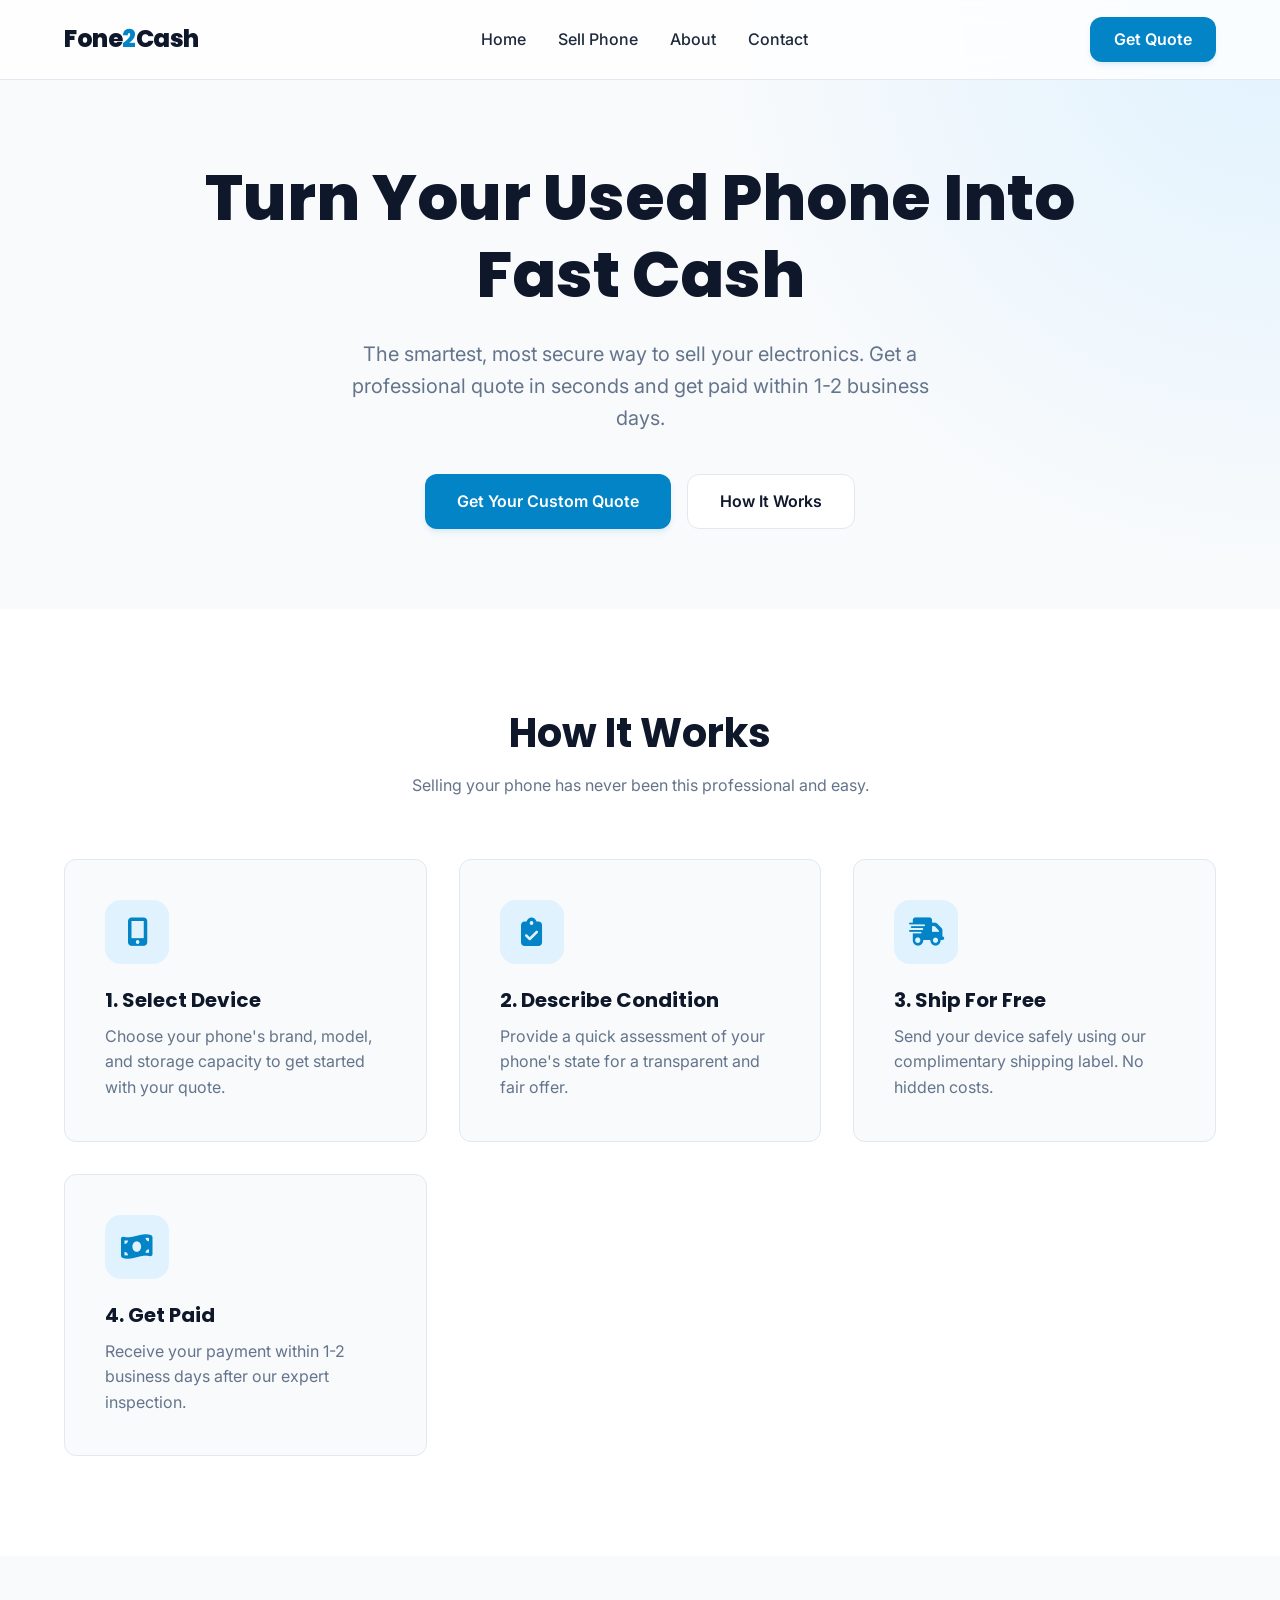
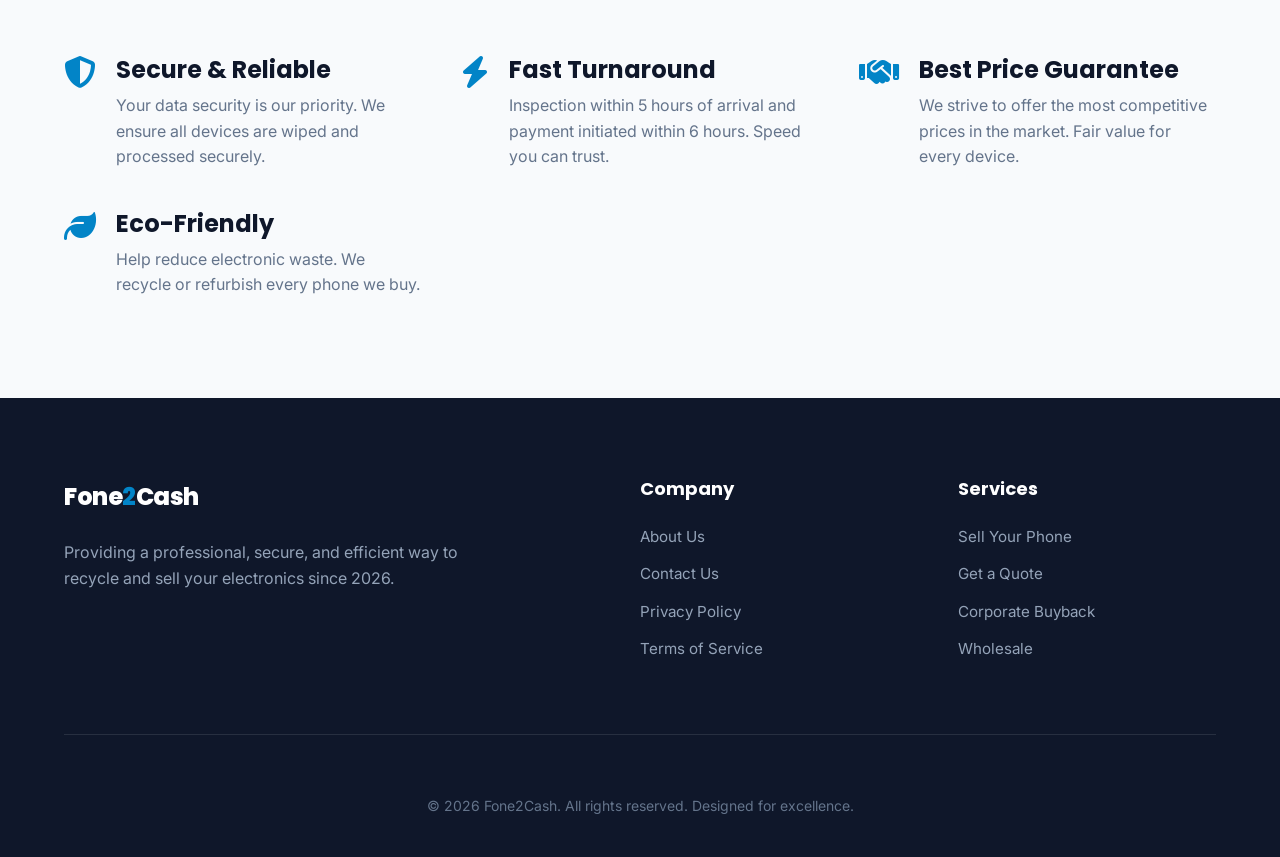
<file: index.html>
<!DOCTYPE html>
<html lang="en">
<head>
  <meta charset="UTF-8">
  <meta name="viewport" content="width=device-width, initial-scale=1.0">
  <meta name="description" content="Sell your phone for cash quickly and easily. Get paid within 1-2 business days.">
  <meta name="keywords" content="sell phone, cash for phone, sell used phone, phone recycling, Fone2Cash">
  <meta name="author" content="Fone2Cash">
  
  <title>Sell Your Phone for Cash | Fone2Cash</title>
  
  <!-- Font Awesome -->
  <link rel="stylesheet" href="https://cdnjs.cloudflare.com/ajax/libs/font-awesome/6.4.0/css/all.min.css">
  
  <!-- Custom Styles -->
  <link rel="stylesheet" href="styles.css">
</head>
<body>

  <!-- Navigation -->
  <header class="branding-header">
    <div class="container" style="display: flex; justify-content: space-between; align-items: center; width: 100%;">
      <a href="index.html" class="branding-logo">Fone<span>2</span>Cash</a>
      <nav class="desktop-nav">
        <ul style="display: flex; gap: 32px; font-weight: 500;">
          <li><a href="index.html">Home</a></li>
          <li><a href="sell.html">Sell Phone</a></li>
          <li><a href="about.html">About</a></li>
          <li><a href="send.html">Contact</a></li>
        </ul>
      </nav>
      <a href="home.html" class="btn btn-primary" style="padding: 10px 24px;">Get Quote</a>
    </div>
  </header>

  <main>
    <!-- Hero Section -->
    <section class="hero">
      <div class="container" data-animate>
        <h1>Turn Your Used Phone Into <span>Fast Cash</span></h1>
        <p>The smartest, most secure way to sell your electronics. Get a professional quote in seconds and get paid within 1-2 business days.</p>
        <div style="display: flex; gap: 16px; justify-content: center;">
          <a href="home.html" class="btn btn-primary">Get Your Custom Quote</a>
          <a href="#how-it-works" class="btn" style="background: white; border: 1px solid var(--border); color: var(--primary);">How It Works</a>
        </div>
      </div>
    </section>

    <!-- Steps Section -->
    <section id="how-it-works" class="how-it-works">
      <div class="container">
        <div class="section-header" data-animate>
          <h2>How It Works</h2>
          <p style="color: var(--text-muted);">Selling your phone has never been this professional and easy.</p>
        </div>
        <div class="steps-grid">
          <div class="step-card" data-animate>
            <div class="step-icon"><i class="fa-solid fa-mobile-screen-button"></i></div>
            <h3>1. Select Device</h3>
            <p>Choose your phone's brand, model, and storage capacity to get started with your quote.</p>
          </div>
          <div class="step-card" data-animate>
            <div class="step-icon"><i class="fa-solid fa-clipboard-check"></i></div>
            <h3>2. Describe Condition</h3>
            <p>Provide a quick assessment of your phone's state for a transparent and fair offer.</p>
          </div>
          <div class="step-card" data-animate>
            <div class="step-icon"><i class="fa-solid fa-truck-fast"></i></div>
            <h3>3. Ship For Free</h3>
            <p>Send your device safely using our complimentary shipping label. No hidden costs.</p>
          </div>
          <div class="step-card" data-animate>
            <div class="step-icon"><i class="fa-solid fa-money-bill-wave"></i></div>
            <h3>4. Get Paid</h3>
            <p>Receive your payment within 1-2 business days after our expert inspection.</p>
          </div>
        </div>
      </div>
    </section>

    <!-- Features Section -->
    <section class="features-section">
      <div class="container">
        <div class="features-grid">
          <div class="feature-item" data-animate>
            <i class="fa-solid fa-shield-halved"></i>
            <div>
              <h3>Secure & Reliable</h3>
              <p>Your data security is our priority. We ensure all devices are wiped and processed securely.</p>
            </div>
          </div>
          <div class="feature-item" data-animate>
            <i class="fa-solid fa-bolt"></i>
            <div>
              <h3>Fast Turnaround</h3>
              <p>Inspection within 5 hours of arrival and payment initiated within 6 hours. Speed you can trust.</p>
            </div>
          </div>
          <div class="feature-item" data-animate>
            <i class="fa-solid fa-handshake"></i>
            <div>
              <h3>Best Price Guarantee</h3>
              <p>We strive to offer the most competitive prices in the market. Fair value for every device.</p>
            </div>
          </div>
          <div class="feature-item" data-animate>
            <i class="fa-solid fa-leaf"></i>
            <div>
              <h3>Eco-Friendly</h3>
              <p>Help reduce electronic waste. We recycle or refurbish every phone we buy.</p>
            </div>
          </div>
        </div>
      </div>
    </section>
  </main>

  <!-- Footer -->
  <footer class="site-footer">
    <div class="container">
      <div class="footer-grid">
        <div class="footer-col">
          <a href="index.html" class="branding-logo" style="color: white; margin-bottom: 24px; display: block;">Fone<span>2</span>Cash</a>
          <p style="color: #94A3B8; max-width: 400px;">
            Providing a professional, secure, and efficient way to recycle and sell your electronics since 2026.
          </p>
        </div>
        <div class="footer-col">
          <h4>Company</h4>
          <ul>
            <li><a href="about.html">About Us</a></li>
            <li><a href="send.html">Contact Us</a></li>
            <li><a href="#">Privacy Policy</a></li>
            <li><a href="#">Terms of Service</a></li>
          </ul>
        </div>
        <div class="footer-col">
          <h4>Services</h4>
          <ul>
            <li><a href="sell.html">Sell Your Phone</a></li>
            <li><a href="home.html">Get a Quote</a></li>
            <li><a href="#">Corporate Buyback</a></li>
            <li><a href="#">Wholesale</a></li>
          </ul>
        </div>
      </div>
      <div class="footer-bottom">
        <p>&copy; 2026 Fone2Cash. All rights reserved. Designed for excellence.</p>
      </div>
    </div>
  </footer>

  <script>
    // Intersection Observer for Animations
    const observerOptions = {
      threshold: 0.1
    };

    const observer = new IntersectionObserver((entries) => {
      entries.forEach(entry => {
        if (entry.isIntersecting) {
          entry.target.classList.add('visible');
        }
      });
    }, observerOptions);

    document.querySelectorAll('[data-animate]').forEach(el => {
      observer.observe(el);
    });

    // Header Scroll Effect
    window.addEventListener('scroll', () => {
      const header = document.querySelector('.branding-header');
      if (window.scrollY > 50) {
        header.style.height = '70px';
        header.style.boxShadow = '0 10px 15px -3px rgba(0, 0, 0, 0.1)';
      } else {
        header.style.height = 'var(--header-height)';
        header.style.boxShadow = 'none';
      }
    });
  </script>
</body>
</html>
</file>
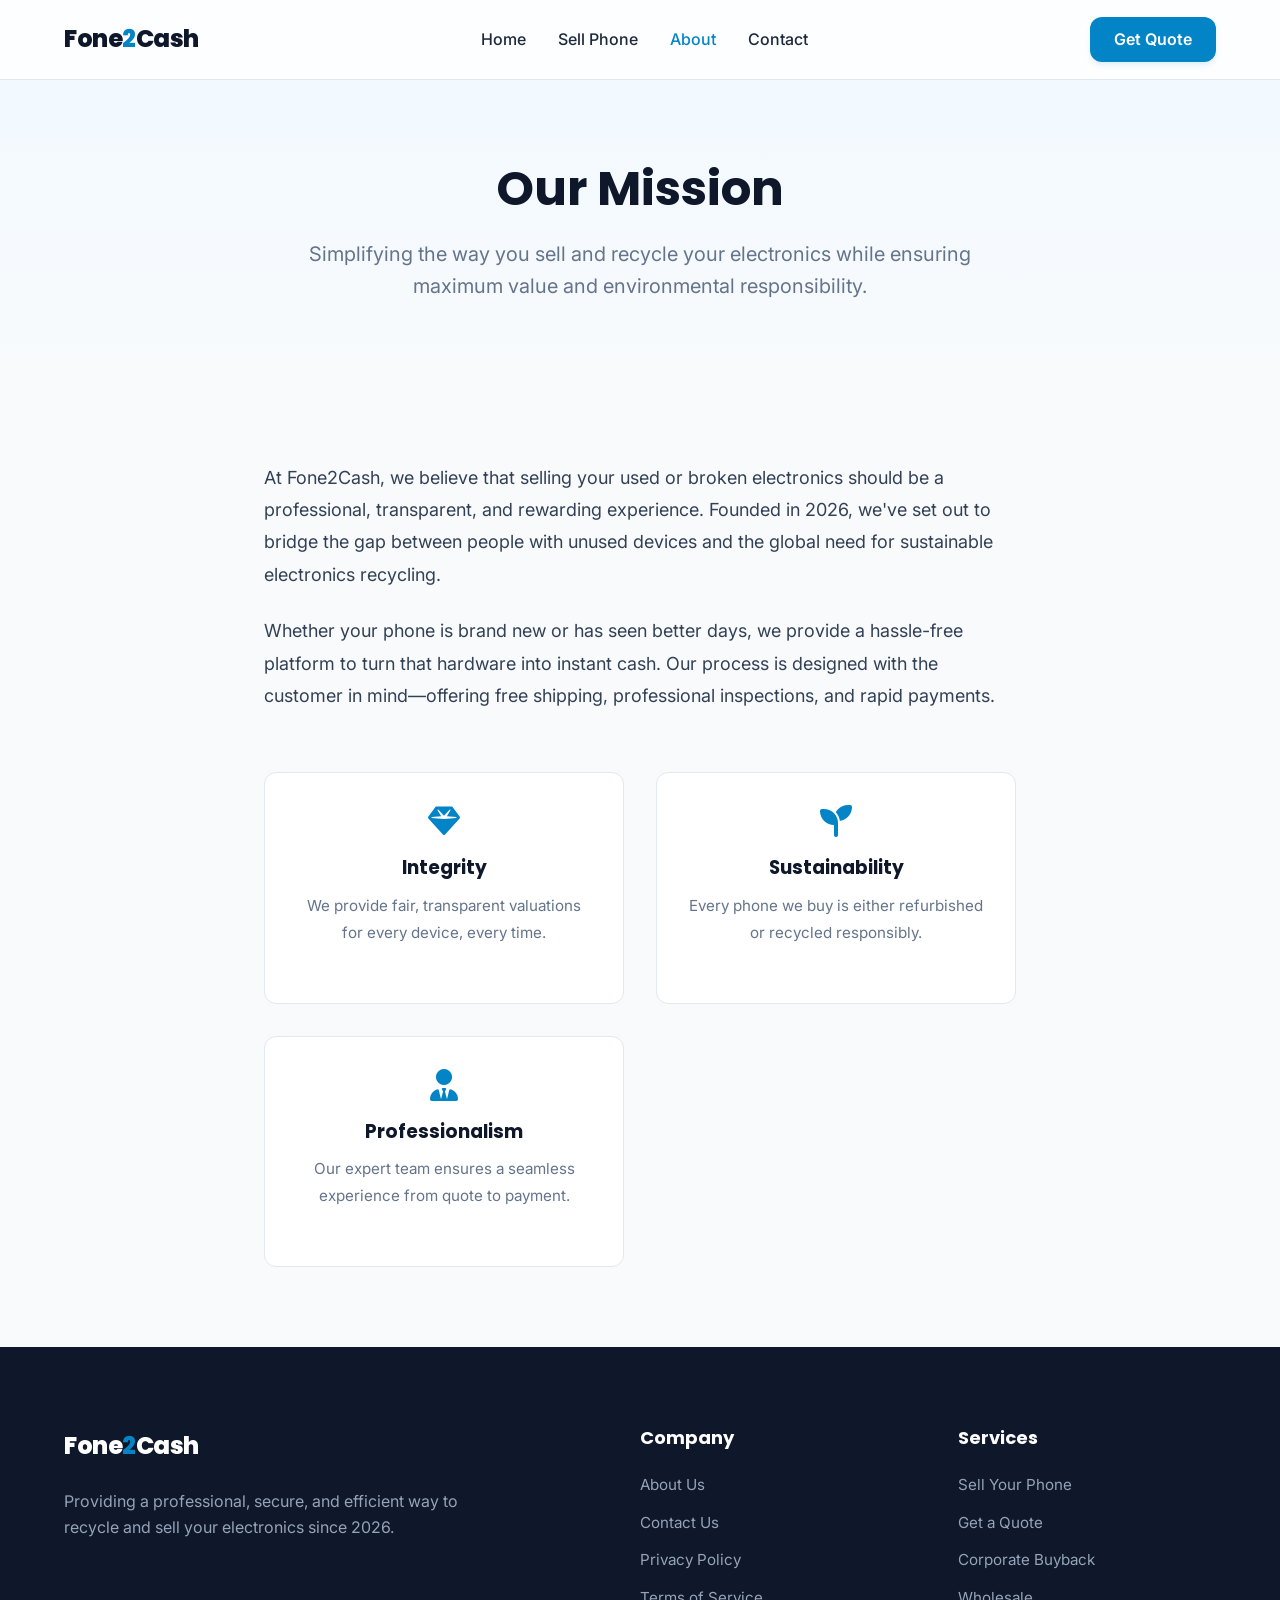
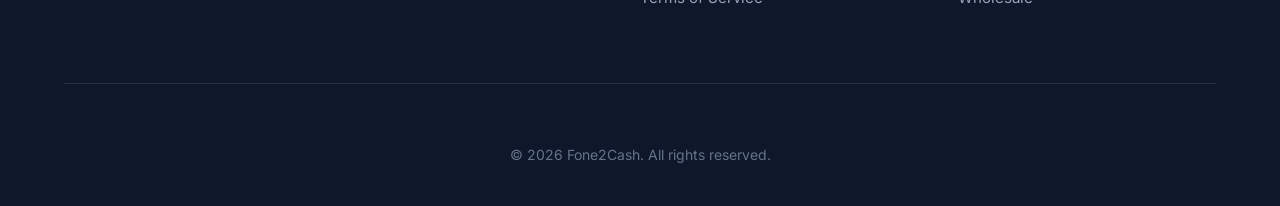
<file: about.html>
<!DOCTYPE html>
<html lang="en">
<head>
  <meta charset="UTF-8">
  <meta name="viewport" content="width=device-width, initial-scale=1.0">
  <title>About Us | Fone2Cash</title>
  
  <!-- Font Awesome -->
  <link rel="stylesheet" href="https://cdnjs.cloudflare.com/ajax/libs/font-awesome/6.4.0/css/all.min.css">
  
  <!-- Custom Styles -->
  <link rel="stylesheet" href="styles.css">
  <style>
    .about-hero {
      padding: 160px 0 80px;
      background: linear-gradient(to bottom, #F0F9FF, #F8FAFC);
      text-align: center;
    }

    .about-hero h1 {
      font-size: 3rem;
      margin-bottom: 20px;
    }

    .about-content {
      padding: 80px 0;
      max-width: 800px;
      margin: 0 auto;
    }

    .about-content p {
      font-size: 1.125rem;
      color: var(--secondary);
      margin-bottom: 24px;
      line-height: 1.8;
    }

    .values-grid {
      display: grid;
      grid-template-columns: repeat(auto-fit, minmax(250px, 1fr));
      gap: 32px;
      margin-top: 60px;
    }

    .value-card {
      padding: 32px;
      background: white;
      border-radius: var(--radius);
      border: 1px solid var(--border);
      text-align: center;
    }

    .value-card i {
      font-size: 2rem;
      color: var(--accent);
      margin-bottom: 20px;
    }

    .value-card h3 {
      margin-bottom: 12px;
    }

    .value-card p {
      font-size: 0.95rem;
      color: var(--text-muted);
    }
  </style>
</head>
<body>

  <!-- Navigation -->
  <header class="branding-header">
    <div class="container" style="display: flex; justify-content: space-between; align-items: center; width: 100%;">
      <a href="index.html" class="branding-logo">Fone<span>2</span>Cash</a>
      <nav class="desktop-nav">
        <ul style="display: flex; gap: 32px; font-weight: 500;">
          <li><a href="index.html">Home</a></li>
          <li><a href="sell.html">Sell Phone</a></li>
          <li><a href="about.html" class="active" style="color: var(--accent);">About</a></li>
          <li><a href="send.html">Contact</a></li>
        </ul>
      </nav>
      <a href="home.html" class="btn btn-primary" style="padding: 10px 24px;">Get Quote</a>
    </div>
  </header>

  <main>
    <section class="about-hero">
      <div class="container" data-animate>
        <h1>Our Mission</h1>
        <p style="font-size: 1.25rem; color: var(--text-muted); max-width: 700px; margin: 0 auto;">
          Simplifying the way you sell and recycle your electronics while ensuring maximum value and environmental responsibility.
        </p>
      </div>
    </section>

    <section class="about-content">
      <div class="container" data-animate>
        <p>
          At Fone2Cash, we believe that selling your used or broken electronics should be a professional, transparent, and rewarding experience. Founded in 2026, we've set out to bridge the gap between people with unused devices and the global need for sustainable electronics recycling.
        </p>
        <p>
          Whether your phone is brand new or has seen better days, we provide a hassle-free platform to turn that hardware into instant cash. Our process is designed with the customer in mind—offering free shipping, professional inspections, and rapid payments.
        </p>

        <div class="values-grid">
          <div class="value-card" data-animate>
            <i class="fa-solid fa-gem"></i>
            <h3>Integrity</h3>
            <p>We provide fair, transparent valuations for every device, every time.</p>
          </div>
          <div class="value-card" data-animate>
            <i class="fa-solid fa-seedling"></i>
            <h3>Sustainability</h3>
            <p>Every phone we buy is either refurbished or recycled responsibly.</p>
          </div>
          <div class="value-card" data-animate>
            <i class="fa-solid fa-user-tie"></i>
            <h3>Professionalism</h3>
            <p>Our expert team ensures a seamless experience from quote to payment.</p>
          </div>
        </div>
      </div>
    </section>
  </main>

  <!-- Footer -->
  <footer class="site-footer">
    <div class="container">
      <div class="footer-grid">
        <div class="footer-col">
          <a href="index.html" class="branding-logo" style="color: white; margin-bottom: 24px; display: block;">Fone<span>2</span>Cash</a>
          <p style="color: #94A3B8; max-width: 400px;">
            Providing a professional, secure, and efficient way to recycle and sell your electronics since 2026.
          </p>
        </div>
        <div class="footer-col">
          <h4>Company</h4>
          <ul>
            <li><a href="about.html">About Us</a></li>
            <li><a href="send.html">Contact Us</a></li>
            <li><a href="#">Privacy Policy</a></li>
            <li><a href="#">Terms of Service</a></li>
          </ul>
        </div>
        <div class="footer-col">
          <h4>Services</h4>
          <ul>
            <li><a href="sell.html">Sell Your Phone</a></li>
            <li><a href="home.html">Get a Quote</a></li>
            <li><a href="#">Corporate Buyback</a></li>
            <li><a href="#">Wholesale</a></li>
          </ul>
        </div>
      </div>
      <div class="footer-bottom">
        <p>&copy; 2026 Fone2Cash. All rights reserved.</p>
      </div>
    </div>
  </footer>

  <script>
    const observer = new IntersectionObserver((entries) => {
      entries.forEach(entry => {
        if (entry.isIntersecting) entry.target.classList.add('visible');
      });
    }, { threshold: 0.1 });

    document.querySelectorAll('[data-animate]').forEach(el => observer.observe(el));
  </script>
</body>
</html>
</file>
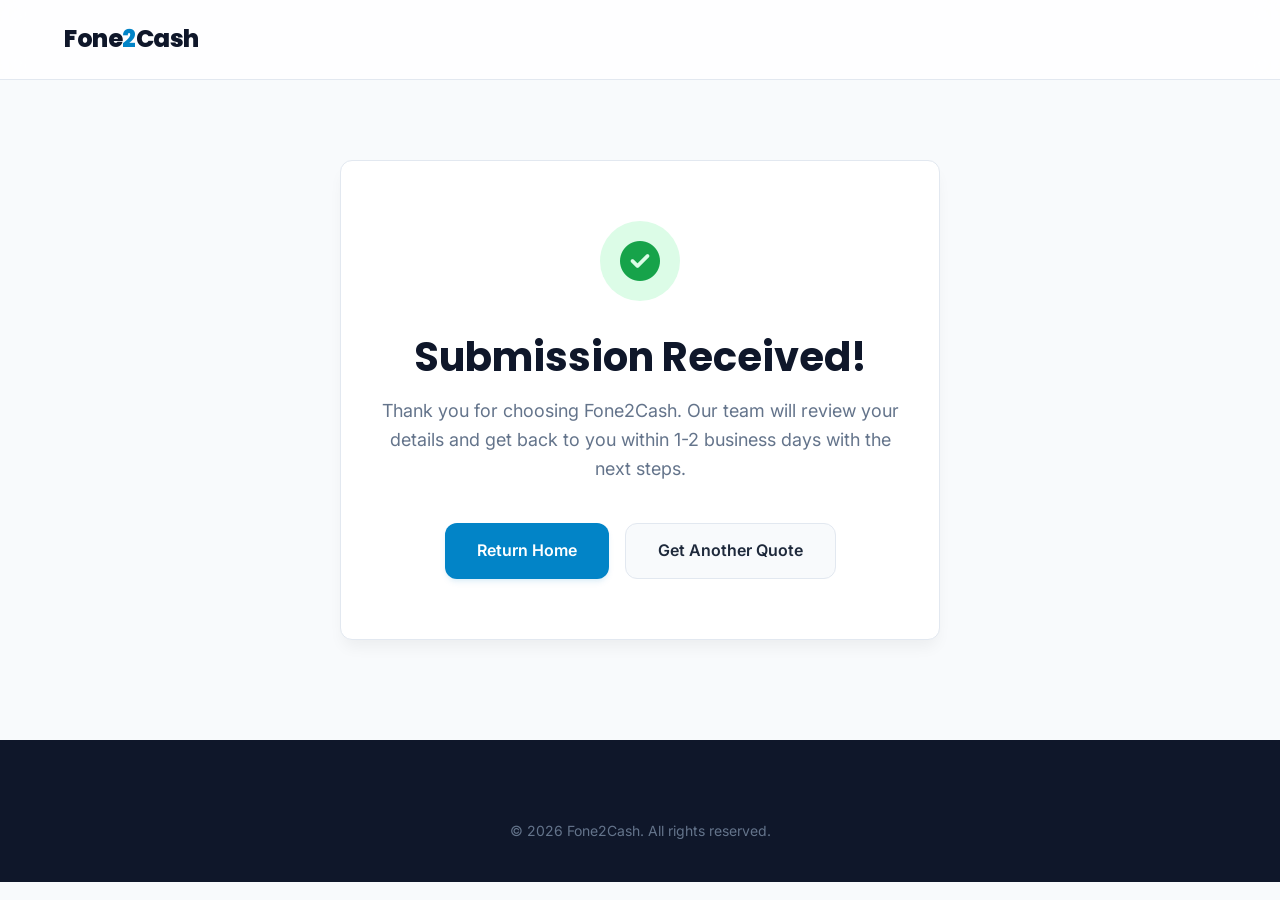
<file: thanks.html>
<!DOCTYPE html>
<html lang="en">
<head>
  <meta charset="UTF-8">
  <meta name="viewport" content="width=device-width, initial-scale=1.0">
  <title>Thank You | Fone2Cash</title>
  
  <!-- Font Awesome -->
  <link rel="stylesheet" href="https://cdnjs.cloudflare.com/ajax/libs/font-awesome/6.4.0/css/all.min.css">
  
  <!-- Custom Styles -->
  <link rel="stylesheet" href="styles.css">
  <style>
    .success-container {
      max-width: 600px;
      margin: 160px auto 80px;
      padding: 60px 40px;
      background: white;
      border-radius: var(--radius);
      border: 1px solid var(--border);
      text-align: center;
      box-shadow: 0 10px 15px -3px rgba(0, 0, 0, 0.05);
    }

    .success-icon {
      width: 80px;
      height: 80px;
      background: #DCFCE7;
      color: #16A34A;
      border-radius: 50%;
      display: flex;
      align-items: center;
      justify-content: center;
      font-size: 2.5rem;
      margin: 0 auto 32px;
    }

    .success-container h1 {
      font-size: 2.5rem;
      margin-bottom: 16px;
    }

    .success-container p {
      color: var(--text-muted);
      font-size: 1.125rem;
      margin-bottom: 40px;
    }

    .btn-group {
      display: flex;
      gap: 16px;
      justify-content: center;
    }
  </style>
</head>
<body>

  <!-- Navigation -->
  <header class="branding-header">
    <div class="container" style="display: flex; justify-content: space-between; align-items: center; width: 100%;">
      <a href="index.html" class="branding-logo">Fone<span>2</span>Cash</a>
    </div>
  </header>

  <main>
    <div class="container">
      <div class="success-container" data-animate class="visible">
        <div class="success-icon"><i class="fa-solid fa-circle-check"></i></div>
        <h1>Submission Received!</h1>
        <p>Thank you for choosing Fone2Cash. Our team will review your details and get back to you within 1-2 business days with the next steps.</p>
        
        <div class="btn-group">
          <a href="index.html" class="btn btn-primary">Return Home</a>
          <a href="home.html" class="btn" style="background: var(--bg); border: 1px solid var(--border);">Get Another Quote</a>
        </div>
      </div>
    </div>
  </main>

  <!-- Footer -->
  <footer class="site-footer" style="margin-top: 100px;">
    <div class="container">
      <div class="footer-bottom" style="border-top: none; padding-top: 0;">
        <p>&copy; 2026 Fone2Cash. All rights reserved.</p>
      </div>
    </div>
  </footer>

  <script>
    const observer = new IntersectionObserver((entries) => {
      entries.forEach(entry => {
        if (entry.isIntersecting) entry.target.classList.add('visible');
      });
    }, { threshold: 0.1 });
    document.querySelectorAll('[data-animate]').forEach(el => observer.observe(el));
  </script>
</body>
</html>
</file>
<file: styles.css>
/* 
  Fone2Cash - Professional Corporate Design System
  Color Palette: Navy, Slate, Trust Blue
  Typography: Poppins (Headings), Inter (Body)
*/

@import url('https://fonts.googleapis.com/css2?family=Inter:wght@400;500;600&family=Poppins:wght@600;700;800&display=swap');

:root {
  /* Colors */
  --primary: #0F172A; /* Navy */
  --secondary: #334155; /* Slate */
  --accent: #0284C7; /* Trust Blue */
  --accent-hover: #0369A1;
  --bg: #F8FAFC; /* Soft White/Grey */
  --bg-card: #FFFFFF;
  --text-main: #1E293B;
  --text-muted: #64748B;
  --border: #E2E8F0;
  --success: #16A34A;
  
  /* Spacing & Sizing */
  --header-height: 80px;
  --container-max: 1200px;
  --radius: 12px;
  --transition: all 0.3s cubic-bezier(0.4, 0, 0.2, 1);
}

/* Base Styles */
* {
  box-sizing: border-box;
  margin: 0;
  padding: 0;
}

body {
  font-family: 'Inter', sans-serif;
  background-color: var(--bg);
  color: var(--text-main);
  line-height: 1.6;
  -webkit-font-smoothing: antialiased;
  overflow-x: hidden;
}

h1, h2, h3, h4 {
  font-family: 'Poppins', sans-serif;
  color: var(--primary);
  line-height: 1.2;
}

a {
  text-decoration: none;
  color: inherit;
  transition: var(--transition);
}

ul {
  list-style: none;
}

img {
  max-width: 100%;
  height: auto;
}

/* Layout */
.container {
  max-width: var(--container-max);
  margin: 0 auto;
  padding: 0 24px;
}

/* Header */
.branding-header {
  position: fixed;
  top: 0;
  left: 0;
  width: 100%;
  height: var(--header-height);
  background: rgba(255, 255, 255, 0.8);
  backdrop-filter: blur(12px);
  border-bottom: 1px solid var(--border);
  display: flex;
  align-items: center;
  z-index: 1000;
  transition: var(--transition);
}

.branding-logo {
  font-family: 'Poppins', sans-serif;
  font-size: 1.5rem;
  font-weight: 800;
  color: var(--primary);
  letter-spacing: -0.5px;
}

.branding-logo span {
  color: var(--accent);
}

/* Hero Section */
.hero {
  padding: 160px 0 80px;
  text-align: center;
  background: radial-gradient(circle at top right, #E0F2FE 0%, transparent 40%);
}

.hero h1 {
  font-size: clamp(2.5rem, 5vw, 4rem);
  font-weight: 800;
  margin-bottom: 24px;
  max-width: 900px;
  margin-inline: auto;
}

.hero p {
  font-size: 1.25rem;
  color: var(--text-muted);
  max-width: 600px;
  margin: 0 auto 40px;
}

/* Buttons */
.btn {
  display: inline-flex;
  align-items: center;
  justify-content: center;
  padding: 14px 32px;
  font-size: 1rem;
  font-weight: 600;
  border-radius: var(--radius);
  cursor: pointer;
  transition: var(--transition);
  border: none;
}

.btn-primary {
  background-color: var(--accent);
  color: #FFFFFF;
  box-shadow: 0 4px 6px -1px rgba(2, 132, 199, 0.1), 0 2px 4px -1px rgba(2, 132, 199, 0.06);
}

.btn-primary:hover {
  background-color: var(--accent-hover);
  transform: translateY(-2px);
  box-shadow: 0 10px 15px -3px rgba(2, 132, 199, 0.2);
}

/* How It Works Section */
.how-it-works {
  padding: 100px 0;
  background: #FFFFFF;
}

.section-header {
  text-align: center;
  margin-bottom: 60px;
}

.section-header h2 {
  font-size: 2.5rem;
  margin-bottom: 16px;
}

.steps-grid {
  display: grid;
  grid-template-columns: repeat(auto-fit, minmax(280px, 1fr));
  gap: 32px;
}

.step-card {
  padding: 40px;
  background: var(--bg);
  border-radius: var(--radius);
  border: 1px solid var(--border);
  transition: var(--transition);
  position: relative;
}

.step-card:hover {
  border-color: var(--accent);
  background: #FFFFFF;
  transform: translateY(-8px);
}

.step-icon {
  width: 64px;
  height: 64px;
  background: #E0F2FE;
  color: var(--accent);
  border-radius: 16px;
  display: flex;
  align-items: center;
  justify-content: center;
  font-size: 1.75rem;
  margin-bottom: 24px;
}

.step-card h3 {
  font-size: 1.25rem;
  margin-bottom: 12px;
}

.step-card p {
  color: var(--text-muted);
}

/* Features Section */
.features-section {
  padding: 100px 0;
}

.features-grid {
  display: grid;
  grid-template-columns: repeat(auto-fit, minmax(350px, 1fr));
  gap: 40px;
}

.feature-item {
  display: flex;
  gap: 20px;
  align-items: flex-start;
}

.feature-item i {
  font-size: 2rem;
  color: var(--accent);
  flex-shrink: 0;
}

.feature-item h3 {
  font-size: 1.5rem;
  margin-bottom: 8px;
}

.feature-item p {
  color: var(--text-muted);
}

/* Footer */
.site-footer {
  background: var(--primary);
  color: #FFFFFF;
  padding: 80px 0 40px;
}

.footer-grid {
  display: grid;
  grid-template-columns: 2fr 1fr 1fr;
  gap: 60px;
  margin-bottom: 60px;
  border-bottom: 1px solid rgba(255, 255, 255, 0.1);
  padding-bottom: 60px;
}

.footer-col h4 {
  color: #FFFFFF;
  font-size: 1.125rem;
  margin-bottom: 24px;
}

.footer-col ul li {
  margin-bottom: 12px;
}

.footer-col ul li a {
  color: #94A3B8;
  font-size: 0.95rem;
}

.footer-col ul li a:hover {
  color: var(--accent);
}

.footer-bottom {
  text-align: center;
  color: #64748B;
  font-size: 0.875rem;
}

/* Responsive Improvements */
@media (max-width: 768px) {
  :root {
    --header-height: 70px;
  }

  .container {
    padding: 0 20px;
  }

  /* Typography */
  .hero h1 {
    font-size: 2.25rem;
    line-height: 1.1;
  }

  .hero p {
    font-size: 1.1rem;
    margin-bottom: 32px;
  }

  .section-header h2 {
    font-size: 2rem;
  }

  /* Navigation */
  .desktop-nav {
    display: none; /* Hide standard nav on very small screens or refactor */
  }
  
  /* We'll implement a simple mobile-friendly nav pattern */
  .branding-header .container {
    padding: 0 16px;
  }
  
  .branding-logo {
    font-size: 1.25rem;
  }

  .btn {
    padding: 12px 24px;
    font-size: 0.95rem;
  }

  /* Sections */
  .hero {
    padding: 120px 0 60px;
  }

  .how-it-works, .features-section {
    padding: 60px 0;
  }

  .steps-grid {
    grid-template-columns: 1fr;
    gap: 20px;
  }

  .step-card {
    padding: 30px;
  }

  .features-grid {
    grid-template-columns: 1fr;
    gap: 32px;
  }

  .feature-item {
    text-align: center;
    flex-direction: column;
    align-items: center;
  }

  /* Footer */
  .footer-grid {
    grid-template-columns: 1fr;
    gap: 40px;
    text-align: center;
  }

  .footer-col {
    display: flex;
    flex-direction: column;
    align-items: center;
  }

  .footer-col p {
    margin-inline: auto;
  }
}

/* Specific fix for the nav to allow scrolling on small screens if we keep it */
@media (max-width: 640px) {
  .desktop-nav {
    display: block;
    position: fixed;
    bottom: 0;
    left: 0;
    width: 100%;
    background: white;
    border-top: 1px solid var(--border);
    padding: 12px 0;
    z-index: 1000;
    box-shadow: 0 -4px 6px -1px rgba(0,0,0,0.05);
  }

  .desktop-nav ul {
    justify-content: space-around;
    gap: 10px !important;
  }

  .desktop-nav ul li a {
    font-size: 0.8rem;
    display: flex;
    flex-direction: column;
    align-items: center;
  }

  body {
    padding-bottom: 70px; /* Space for bottom nav */
  }
  
  .branding-header .btn {
    display: none; /* Hide CTA in header on tiny screens, it's in the nav usually */
  }
}

/* User Friendly Form Elements */
.options {
  display: flex;
  gap: 12px;
}

.options input[type="radio"] {
  display: none;
}

.options label {
  display: flex;
  align-items: center;
  justify-content: center;
  flex: 1;
  min-width: 80px;
  height: 48px;
  padding: 0 16px;
  border: 2px solid var(--border);
  border-radius: 10px;
  font-weight: 600;
  cursor: pointer;
  transition: var(--transition);
  background: white;
  color: var(--secondary);
}

.options input[type="radio"]:checked + label {
  border-color: var(--accent);
  background-color: #F0F9FF;
  color: var(--accent);
  box-shadow: 0 0 0 1px var(--accent);
}

.options label:hover {
  border-color: var(--accent);
  background: #F8FAFC;
}

/* Scrollbar styling for a premium feel */
::-webkit-scrollbar {
  width: 8px;
}
::-webkit-scrollbar-track {
  background: var(--bg);
}
::-webkit-scrollbar-thumb {
  background: #CBD5E1;
  border-radius: 4px;
}
::-webkit-scrollbar-thumb:hover {
  background: #94A3B8;
}
</file>
